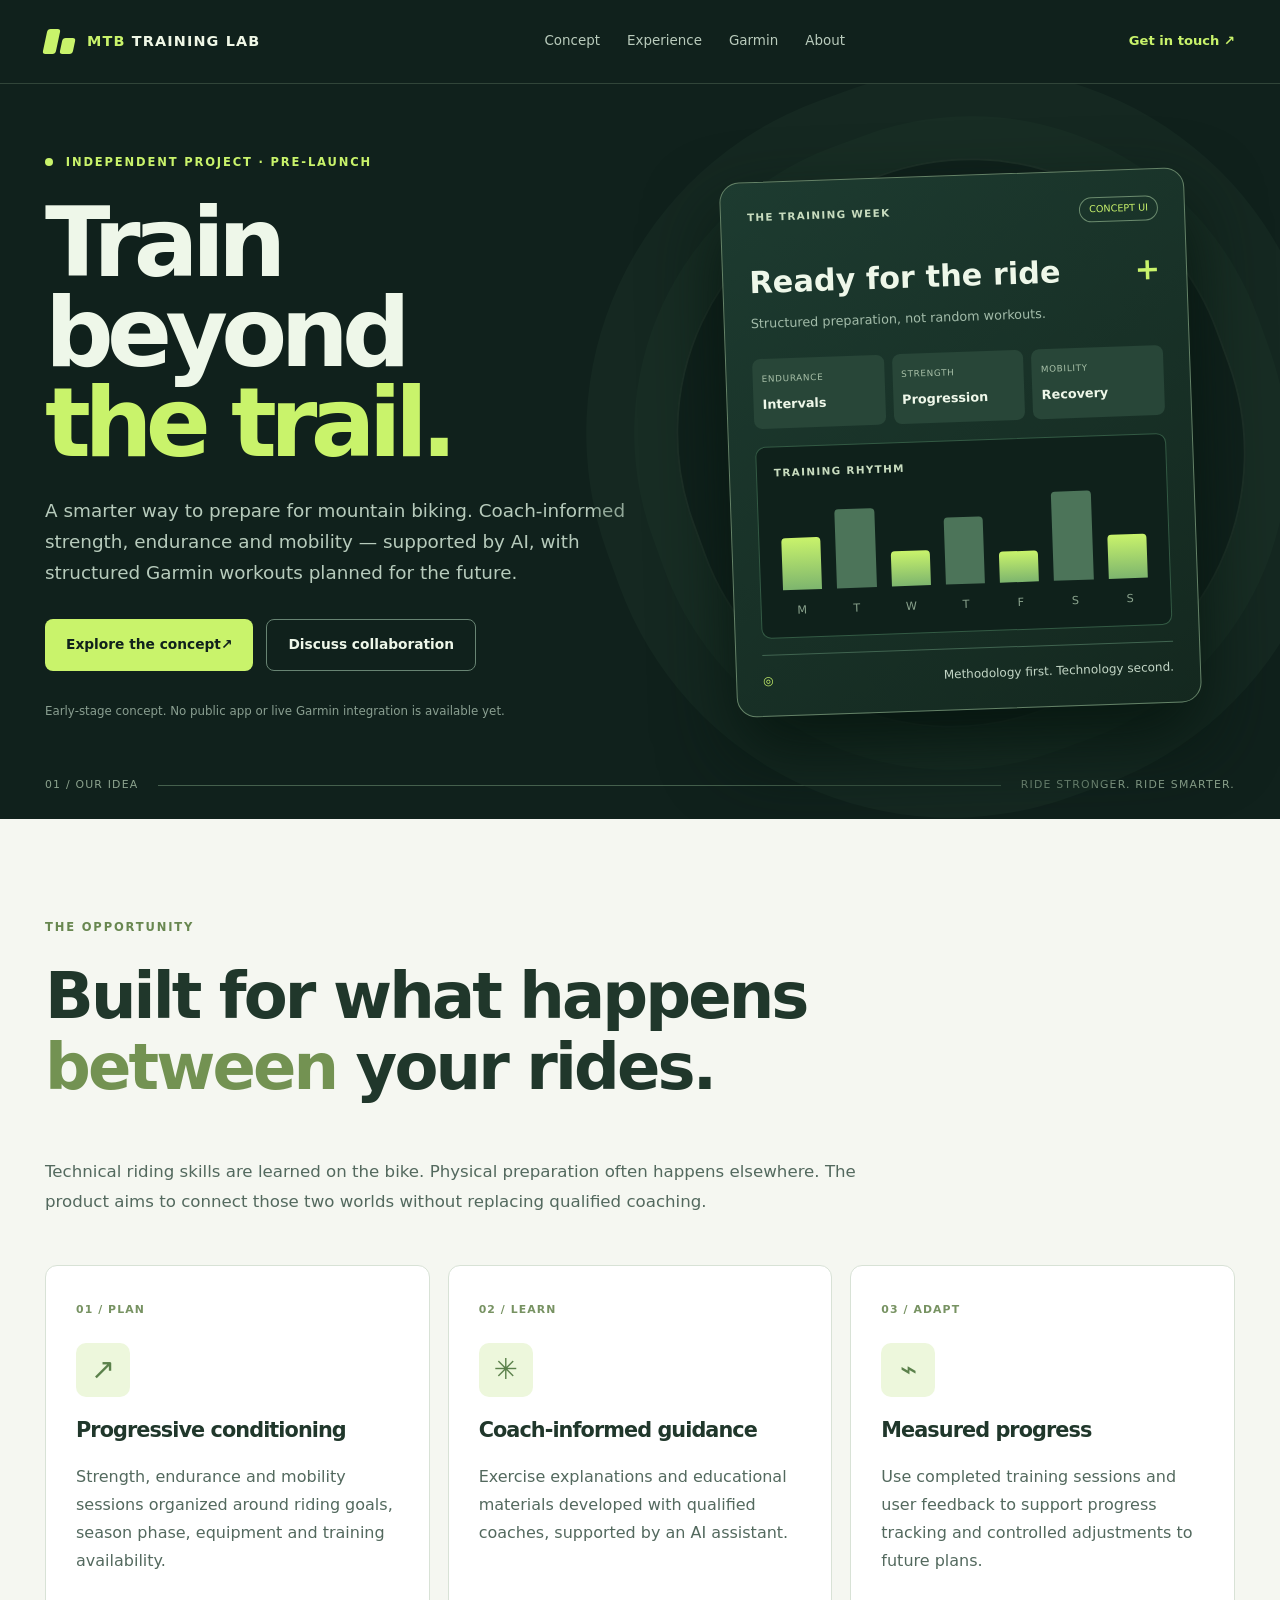
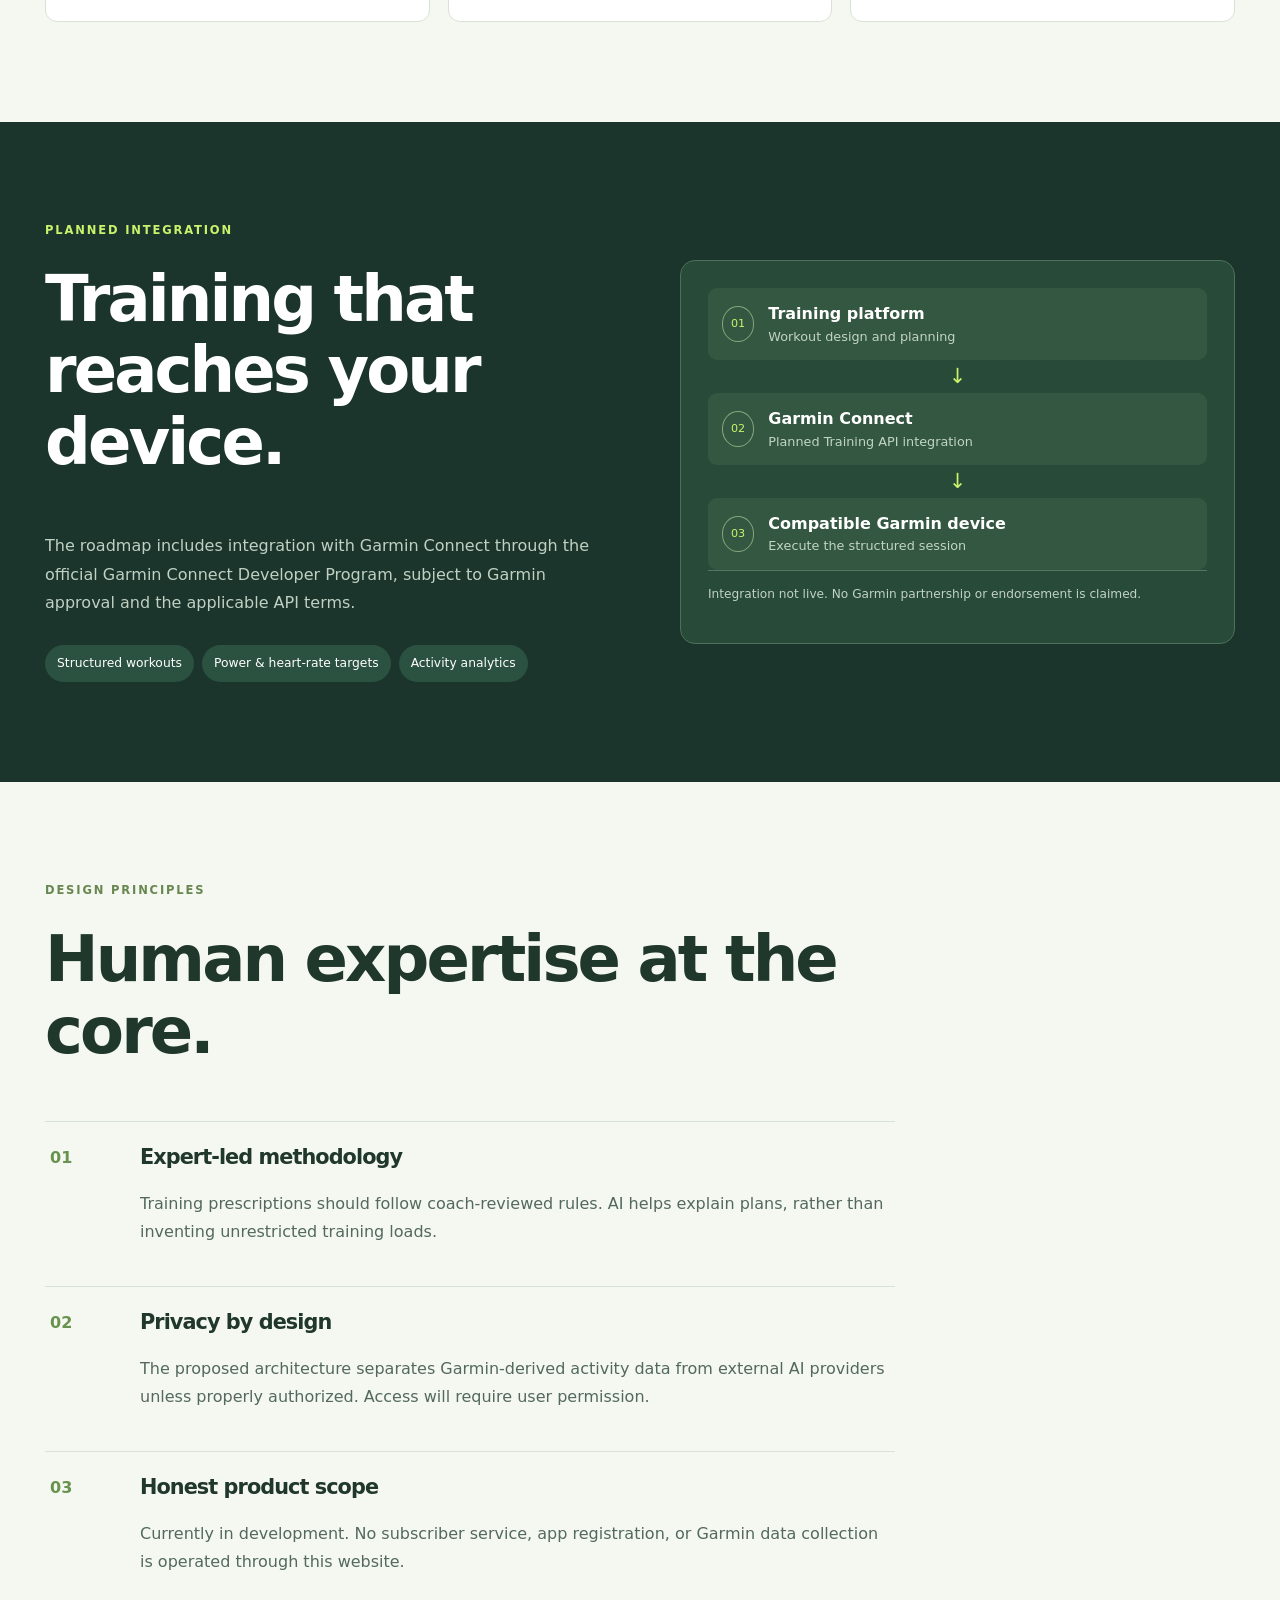
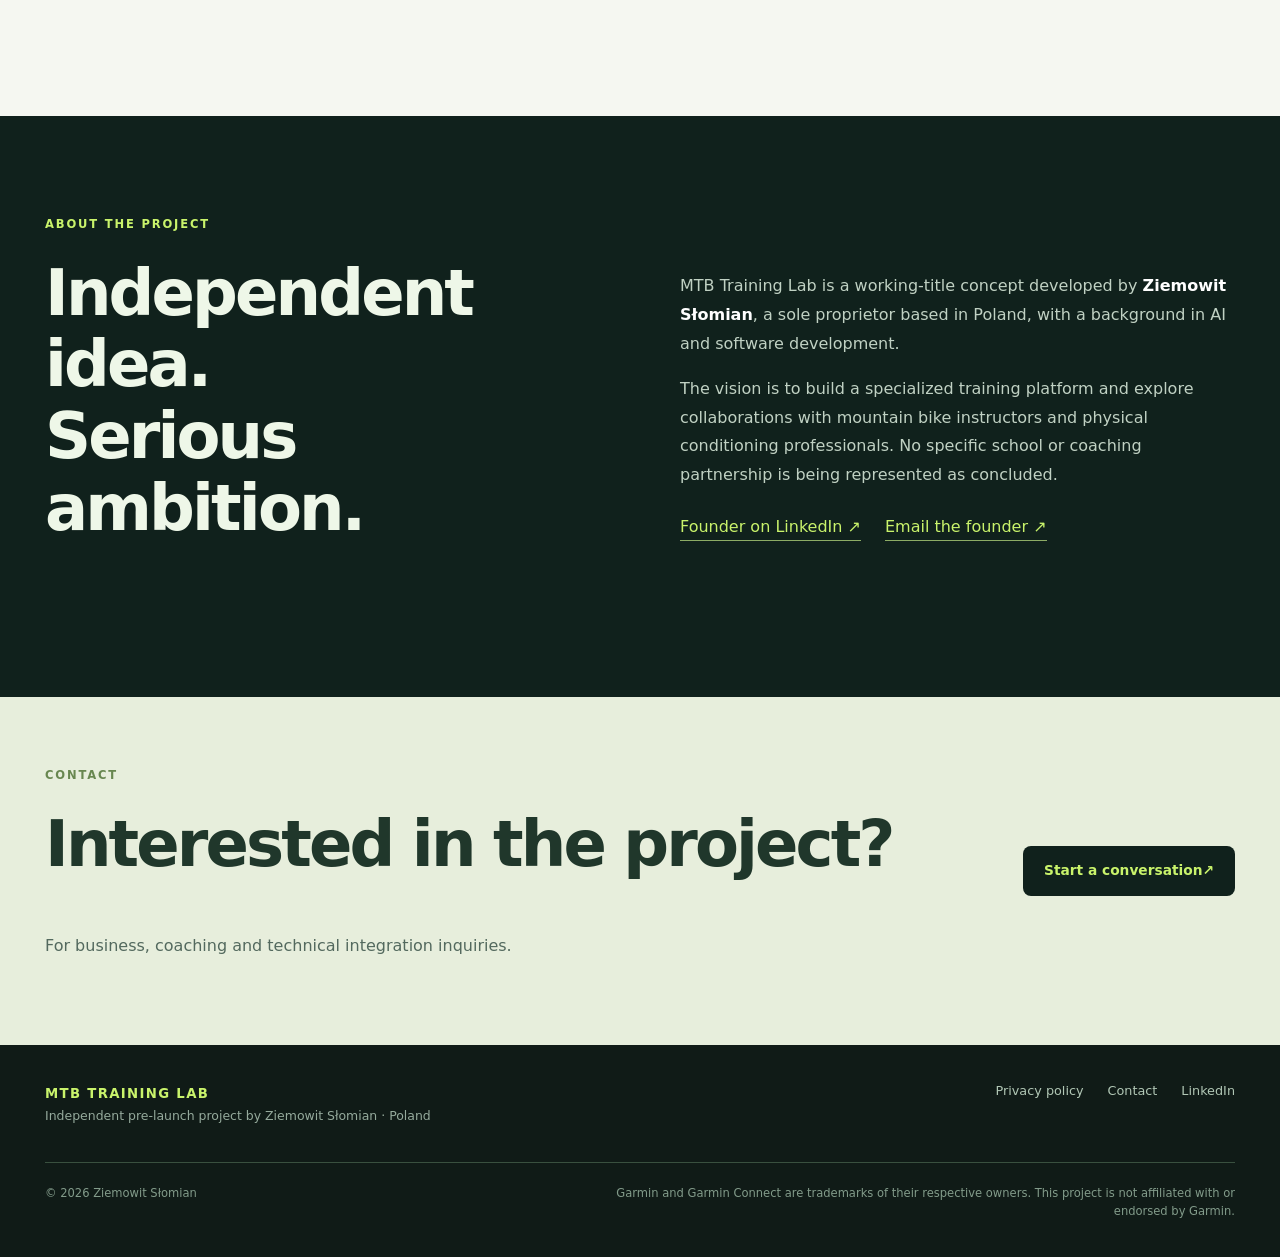
<file: index.html>
<!doctype html>
<html lang="en">
<head>
  <meta charset="utf-8">
  <meta name="viewport" content="width=device-width, initial-scale=1">
  <meta name="theme-color" content="#101e1c">
  <meta name="description" content="An independent, pre-launch AI-assisted training concept for mountain bikers, combining coach-led methodology, strength, endurance, and planned Garmin workout integration.">
  <meta property="og:type" content="website">
  <meta property="og:title" content="MTB Training Lab — Train beyond the trail">
  <meta property="og:description" content="Coach-led mountain bike conditioning, AI-assisted planning and planned Garmin training integration. Independent pre-launch project by Ziemowit Słomian.">
  <title>MTB Training Lab — Train beyond the trail</title>
  <link rel="icon" type="image/svg+xml" href="assets/favicon.svg">
  <link rel="stylesheet" href="assets/styles.css">
</head>
<body>
  <a class="skip-link" href="#main">Skip to content</a>
  <header class="site-header">
    <div class="container nav-bar">
      <a class="brand" href="index.html" aria-label="MTB Training Lab home">
        <span class="brand-symbol" aria-hidden="true"><span></span><span></span></span>
        <span><strong>MTB</strong> TRAINING LAB</span>
      </a>
      <nav class="nav-links" aria-label="Main navigation">
        <a href="#concept">Concept</a>
        <a href="#experience">Experience</a>
        <a href="#integration">Garmin</a>
        <a href="#about">About</a>
      </nav>
      <a class="nav-contact" href="mailto:zslomian@gmail.com?subject=MTB%20Training%20Lab%20inquiry">Get in touch <span aria-hidden="true">↗</span></a>
    </div>
  </header>

  <main id="main">
    <section class="hero" id="concept">
      <div class="container hero-grid">
        <div class="hero-copy">
          <p class="eyebrow"><span class="status-dot" aria-hidden="true"></span> Independent project · Pre-launch</p>
          <h1>Train beyond<br><span>the trail.</span></h1>
          <p class="lead">A smarter way to prepare for mountain biking. Coach-informed strength, endurance and mobility — supported by AI, with structured Garmin workouts planned for the future.</p>
          <div class="hero-actions">
            <a class="button button-primary" href="#experience">Explore the concept <span aria-hidden="true">↗</span></a>
            <a class="button button-outline" href="mailto:zslomian@gmail.com?subject=MTB%20Training%20Lab%20collaboration">Discuss collaboration</a>
          </div>
          <p class="hero-disclaimer">Early-stage concept. No public app or live Garmin integration is available yet.</p>
        </div>
        <div class="hero-art" aria-label="Illustration of a possible mountain biking training plan">
          <div class="contour contour-one" aria-hidden="true"></div>
          <div class="contour contour-two" aria-hidden="true"></div>
          <div class="dashboard" role="img" aria-label="Illustrative weekly plan combining MTB endurance intervals, strength and mobility sessions">
            <div class="dashboard-top"><span class="dashboard-kicker">THE TRAINING WEEK</span><span class="tiny-pill">CONCEPT UI</span></div>
            <div class="dashboard-heading">Ready for the ride<span class="plus">+</span></div>
            <div class="dashboard-subheading">Structured preparation, not random workouts.</div>
            <div class="mini-metrics">
              <div><span>ENDURANCE</span><strong>Intervals</strong></div>
              <div><span>STRENGTH</span><strong>Progression</strong></div>
              <div><span>MOBILITY</span><strong>Recovery</strong></div>
            </div>
            <div class="week-visual" aria-hidden="true">
              <span class="week-label">TRAINING RHYTHM</span>
              <div class="week-bars">
                <i class="bar bar-1"></i><i class="bar bar-2"></i><i class="bar bar-3"></i><i class="bar bar-4"></i><i class="bar bar-5"></i><i class="bar bar-6"></i><i class="bar bar-7"></i>
              </div>
              <div class="days"><span>M</span><span>T</span><span>W</span><span>T</span><span>F</span><span>S</span><span>S</span></div>
            </div>
            <div class="dashboard-footer"><span class="signal" aria-hidden="true">◎</span> Methodology first. Technology second.</div>
          </div>
          <p class="art-caption">Illustrative interface concept · No real user data</p>
        </div>
      </div>
      <div class="container hero-footer"><span>01 / OUR IDEA</span><span class="line"></span><span>RIDE STRONGER. RIDE SMARTER.</span></div>
    </section>

    <section class="section section-light" id="experience">
      <div class="container">
        <div class="section-intro"><p class="section-label">THE OPPORTUNITY</p><h2>Built for what happens<br><em>between</em> your rides.</h2><p>Technical riding skills are learned on the bike. Physical preparation often happens elsewhere. The product aims to connect those two worlds without replacing qualified coaching.</p></div>
        <div class="feature-grid">
          <article class="feature-card"><span class="feature-index">01 / PLAN</span><div class="feature-icon">↗</div><h3>Progressive conditioning</h3><p>Strength, endurance and mobility sessions organized around riding goals, season phase, equipment and training availability.</p></article>
          <article class="feature-card"><span class="feature-index">02 / LEARN</span><div class="feature-icon">✳</div><h3>Coach-informed guidance</h3><p>Exercise explanations and educational materials developed with qualified coaches, supported by an AI assistant.</p></article>
          <article class="feature-card"><span class="feature-index">03 / ADAPT</span><div class="feature-icon">⌁</div><h3>Measured progress</h3><p>Use completed training sessions and user feedback to support progress tracking and controlled adjustments to future plans.</p></article>
        </div>
      </div>
    </section>

    <section class="section section-green" id="integration">
      <div class="container integration-grid">
        <div>
          <p class="section-label label-green">PLANNED INTEGRATION</p>
          <h2>Training that reaches your device.</h2>
          <p class="integration-lead">The roadmap includes integration with Garmin Connect through the official Garmin Connect Developer Program, subject to Garmin approval and the applicable API terms.</p>
          <div class="integration-tags"><span>Structured workouts</span><span>Power &amp; heart-rate targets</span><span>Activity analytics</span></div>
        </div>
        <div class="flow-card" aria-label="Proposed workout data flow">
          <div class="flow-node"><span class="flow-node-icon">01</span><div><strong>Training platform</strong><span>Workout design and planning</span></div></div>
          <div class="flow-connection" aria-hidden="true">↓</div>
          <div class="flow-node"><span class="flow-node-icon">02</span><div><strong>Garmin Connect</strong><span>Planned Training API integration</span></div></div>
          <div class="flow-connection" aria-hidden="true">↓</div>
          <div class="flow-node"><span class="flow-node-icon">03</span><div><strong>Compatible Garmin device</strong><span>Execute the structured session</span></div></div>
          <p class="flow-note">Integration not live. No Garmin partnership or endorsement is claimed.</p>
        </div>
      </div>
    </section>

    <section class="section section-light" id="principles">
      <div class="container">
        <div class="section-intro narrow"><p class="section-label">DESIGN PRINCIPLES</p><h2>Human expertise at the core.</h2></div>
        <div class="principles">
          <div class="principle"><span>01</span><div><h3>Expert-led methodology</h3><p>Training prescriptions should follow coach-reviewed rules. AI helps explain plans, rather than inventing unrestricted training loads.</p></div></div>
          <div class="principle"><span>02</span><div><h3>Privacy by design</h3><p>The proposed architecture separates Garmin-derived activity data from external AI providers unless properly authorized. Access will require user permission.</p></div></div>
          <div class="principle"><span>03</span><div><h3>Honest product scope</h3><p>Currently in development. No subscriber service, app registration, or Garmin data collection is operated through this website.</p></div></div>
        </div>
      </div>
    </section>

    <section class="section section-about" id="about">
      <div class="container about-grid">
        <div><p class="section-label label-green">ABOUT THE PROJECT</p><h2>Independent idea.<br>Serious ambition.</h2></div>
        <div class="about-content"><p>MTB Training Lab is a working-title concept developed by <strong>Ziemowit Słomian</strong>, a sole proprietor based in Poland, with a background in AI and software development.</p><p>The vision is to build a specialized training platform and explore collaborations with mountain bike instructors and physical conditioning professionals. No specific school or coaching partnership is being represented as concluded.</p>
          <div class="about-links"><a href="https://pl.linkedin.com/in/ziemowit-s%C5%82omian-8b9178b7" target="_blank" rel="noopener noreferrer">Founder on LinkedIn <span aria-hidden="true">↗</span></a><a href="mailto:zslomian@gmail.com?subject=MTB%20Training%20Lab%20inquiry">Email the founder <span aria-hidden="true">↗</span></a></div>
        </div>
      </div>
    </section>

    <section class="contact-section"><div class="container contact-row"><div><p class="section-label">CONTACT</p><h2>Interested in the project?</h2><p>For business, coaching and technical integration inquiries.</p></div><a class="button button-primary" href="mailto:zslomian@gmail.com?subject=MTB%20Training%20Lab%20inquiry">Start a conversation <span aria-hidden="true">↗</span></a></div></section>
  </main>
  <footer class="site-footer"><div class="container footer-row"><div><span class="footer-brand">MTB TRAINING LAB</span><p>Independent pre-launch project by Ziemowit Słomian · Poland</p></div><div class="footer-links"><a href="privacy.html">Privacy policy</a><a href="mailto:zslomian@gmail.com">Contact</a><a href="https://pl.linkedin.com/in/ziemowit-s%C5%82omian-8b9178b7" target="_blank" rel="noopener noreferrer">LinkedIn</a></div></div><div class="container footer-bottom"><span>© 2026 Ziemowit Słomian</span><span>Garmin and Garmin Connect are trademarks of their respective owners. This project is not affiliated with or endorsed by Garmin.</span></div></footer>
</body>
</html>
</file>
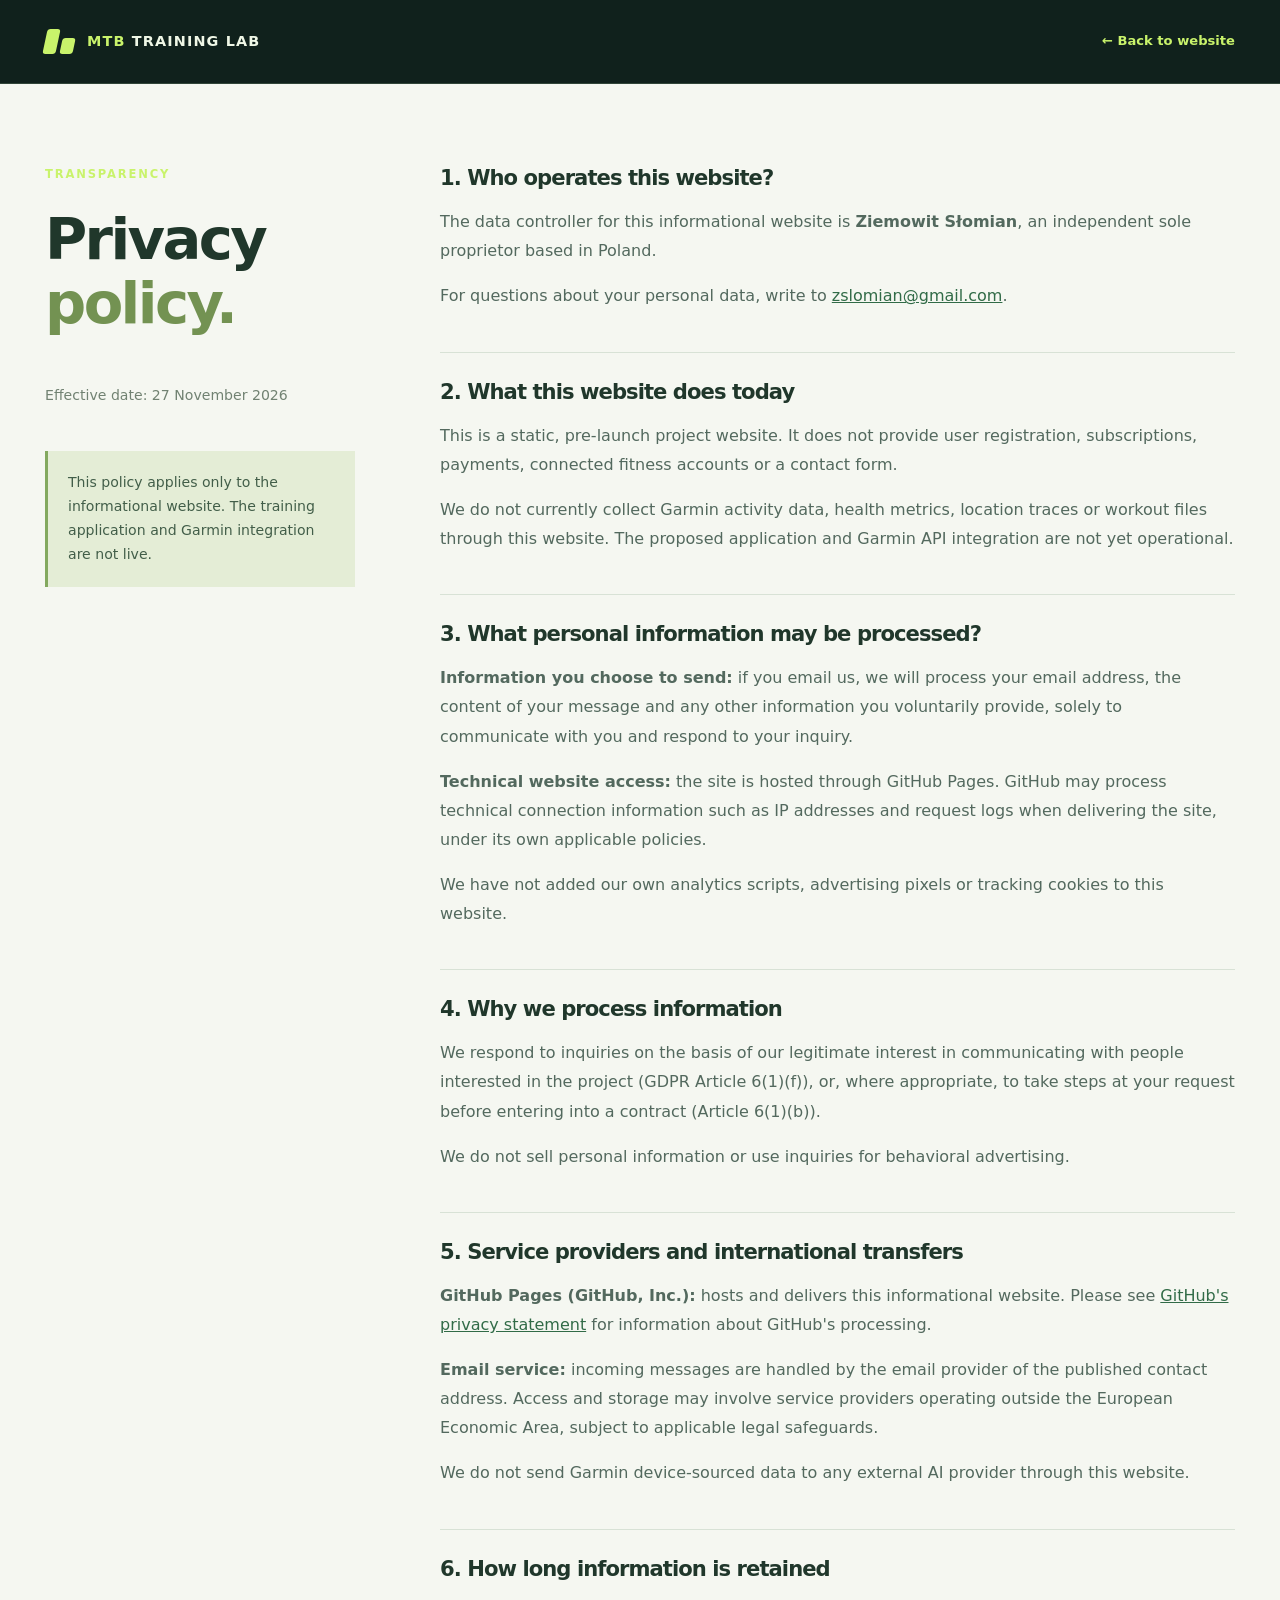
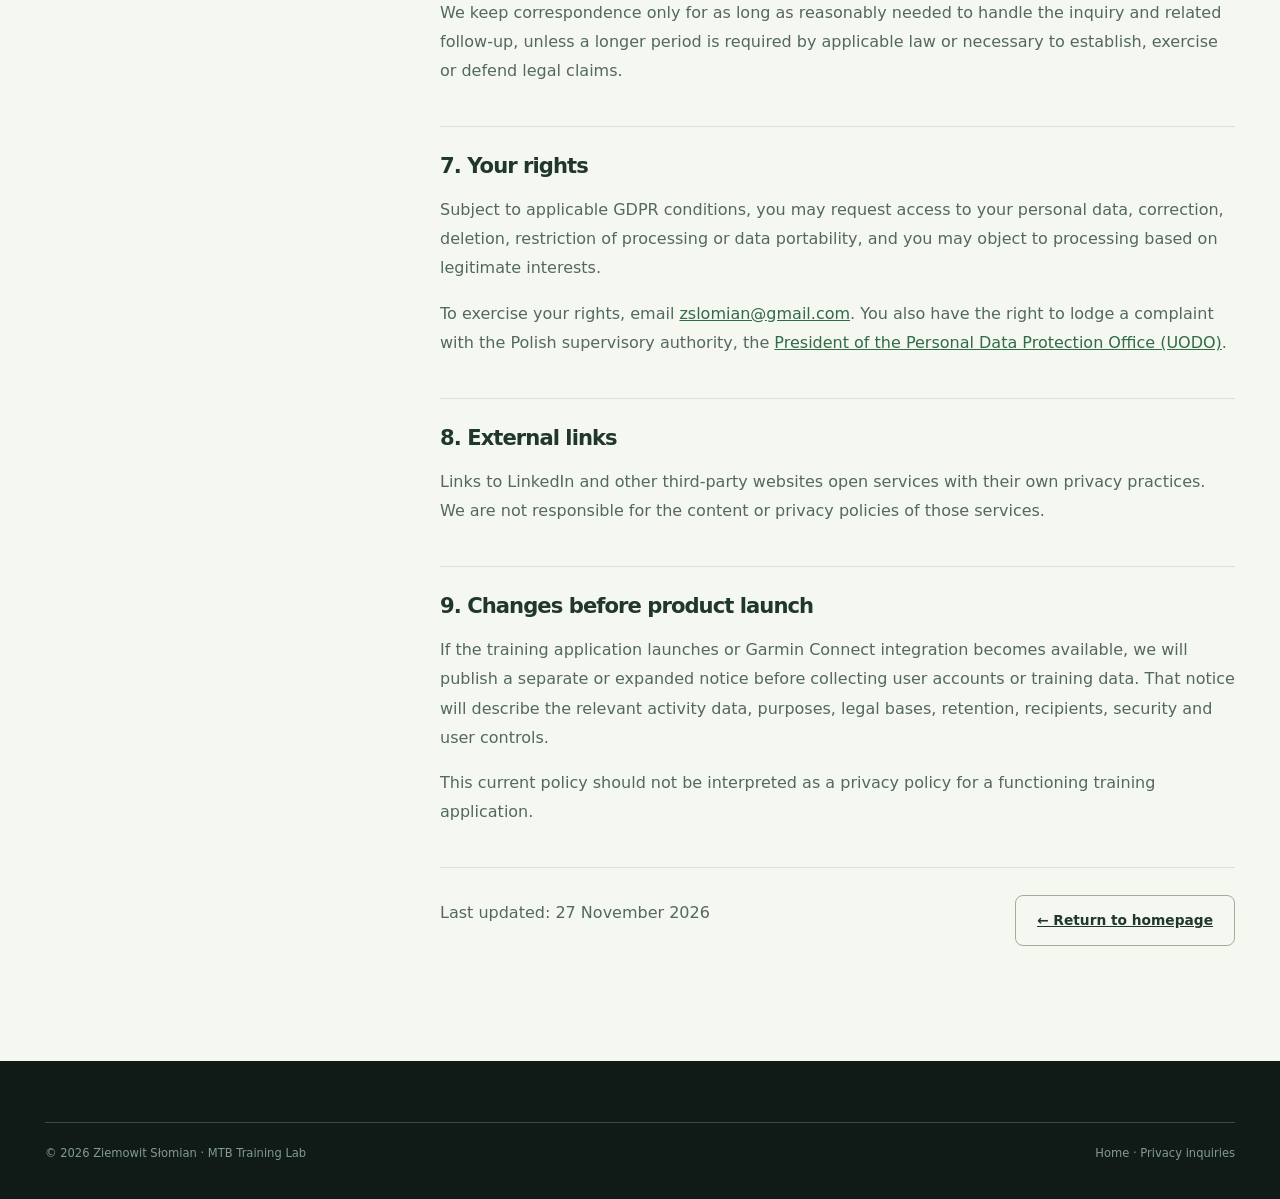
<file: privacy.html>
<!doctype html>
<html lang="en">
<head>
  <meta charset="utf-8">
  <meta name="viewport" content="width=device-width, initial-scale=1">
  <meta name="theme-color" content="#101e1c">
  <meta name="description" content="Privacy policy for the MTB Training Lab pre-launch informational website operated by Ziemowit Słomian.">
  <title>Privacy Policy — MTB Training Lab</title>
  <link rel="icon" type="image/svg+xml" href="assets/favicon.svg">
  <link rel="stylesheet" href="assets/styles.css">
</head>
<body class="privacy-page">
  <a class="skip-link" href="#main">Skip to content</a>
  <header class="site-header">
    <div class="container nav-bar"><a class="brand" href="index.html" aria-label="MTB Training Lab home"><span class="brand-symbol" aria-hidden="true"><span></span><span></span></span><span><strong>MTB</strong> TRAINING LAB</span></a><a class="nav-contact" href="index.html">← Back to website</a></div>
  </header>
  <main id="main" class="policy-main"><div class="container policy-layout"><aside class="policy-sidebar"><p class="section-label label-green">TRANSPARENCY</p><h1>Privacy<br><span>policy.</span></h1><p class="policy-date">Effective date: 27 November 2026</p><div class="policy-sidebar-note">This policy applies only to the informational website. The training application and Garmin integration are not live.</div></aside><article class="policy-article">
    <section><h2>1. Who operates this website?</h2><p>The data controller for this informational website is <strong>Ziemowit Słomian</strong>, an independent sole proprietor based in Poland.</p><p>For questions about your personal data, write to <a href="mailto:zslomian@gmail.com">zslomian@gmail.com</a>.</p></section>
    <section><h2>2. What this website does today</h2><p>This is a static, pre-launch project website. It does not provide user registration, subscriptions, payments, connected fitness accounts or a contact form.</p><p>We do not currently collect Garmin activity data, health metrics, location traces or workout files through this website. The proposed application and Garmin API integration are not yet operational.</p></section>
    <section><h2>3. What personal information may be processed?</h2><p><strong>Information you choose to send:</strong> if you email us, we will process your email address, the content of your message and any other information you voluntarily provide, solely to communicate with you and respond to your inquiry.</p><p><strong>Technical website access:</strong> the site is hosted through GitHub Pages. GitHub may process technical connection information such as IP addresses and request logs when delivering the site, under its own applicable policies.</p><p>We have not added our own analytics scripts, advertising pixels or tracking cookies to this website.</p></section>
    <section><h2>4. Why we process information</h2><p>We respond to inquiries on the basis of our legitimate interest in communicating with people interested in the project (GDPR Article 6(1)(f)), or, where appropriate, to take steps at your request before entering into a contract (Article 6(1)(b)).</p><p>We do not sell personal information or use inquiries for behavioral advertising.</p></section>
    <section><h2>5. Service providers and international transfers</h2><p><strong>GitHub Pages (GitHub, Inc.):</strong> hosts and delivers this informational website. Please see <a href="https://docs.github.com/en/site-policy/privacy-policies/github-general-privacy-statement" target="_blank" rel="noopener noreferrer">GitHub's privacy statement</a> for information about GitHub's processing.</p><p><strong>Email service:</strong> incoming messages are handled by the email provider of the published contact address. Access and storage may involve service providers operating outside the European Economic Area, subject to applicable legal safeguards.</p><p>We do not send Garmin device-sourced data to any external AI provider through this website.</p></section>
    <section><h2>6. How long information is retained</h2><p>We keep correspondence only for as long as reasonably needed to handle the inquiry and related follow-up, unless a longer period is required by applicable law or necessary to establish, exercise or defend legal claims.</p></section>
    <section><h2>7. Your rights</h2><p>Subject to applicable GDPR conditions, you may request access to your personal data, correction, deletion, restriction of processing or data portability, and you may object to processing based on legitimate interests.</p><p>To exercise your rights, email <a href="mailto:zslomian@gmail.com">zslomian@gmail.com</a>. You also have the right to lodge a complaint with the Polish supervisory authority, the <a href="https://uodo.gov.pl/en" target="_blank" rel="noopener noreferrer">President of the Personal Data Protection Office (UODO)</a>.</p></section>
    <section><h2>8. External links</h2><p>Links to LinkedIn and other third-party websites open services with their own privacy practices. We are not responsible for the content or privacy policies of those services.</p></section>
    <section><h2>9. Changes before product launch</h2><p>If the training application launches or Garmin Connect integration becomes available, we will publish a separate or expanded notice before collecting user accounts or training data. That notice will describe the relevant activity data, purposes, legal bases, retention, recipients, security and user controls.</p><p>This current policy should not be interpreted as a privacy policy for a functioning training application.</p></section>
    <div class="policy-end"><p>Last updated: 27 November 2026</p><a class="button button-outline" href="index.html">← Return to homepage</a></div>
  </article></div></main>
  <footer class="site-footer"><div class="container footer-bottom"><span>© 2026 Ziemowit Słomian · MTB Training Lab</span><span><a href="index.html">Home</a> · <a href="mailto:zslomian@gmail.com">Privacy inquiries</a></span></div></footer>
</body>
</html>
</file>
<file: assets/styles.css>
:root{--dark:#10211c;--ink:#20372b;--muted:#53695e;--paper:#f5f7f1;--lime:#c9f36b;--line:#d8e2d6;--container:1190px}*{box-sizing:border-box}html{scroll-behavior:smooth}body{margin:0;background:var(--paper);color:var(--ink);font:16px/1.55 system-ui,-apple-system,BlinkMacSystemFont,"Segoe UI",Arial,sans-serif}a{color:inherit;text-decoration:none}h1,h2,h3,p{margin-top:0}h1,h2,h3{line-height:1.12;letter-spacing:-.045em}h2{font-size:clamp(2.6rem,5vw,4.2rem)}h3{font-size:1.3rem}.container{width:min(calc(100% - 60px),var(--container));margin:auto}.skip-link{position:absolute;left:-999px;top:5px;background:#fff;color:#111;padding:10px;z-index:10}.skip-link:focus{left:8px}.site-header{background:var(--dark);color:#eff7e6;border-bottom:1px solid #314539}.nav-bar{min-height:83px;display:flex;align-items:center;gap:30px;justify-content:space-between}.brand{display:flex;align-items:center;gap:12px;font-weight:720;letter-spacing:.08em;font-size:.9rem;white-space:nowrap}.brand strong{color:var(--lime)}.brand-symbol{display:inline-flex;gap:4px;align-items:flex-end;transform:skew(-12deg)}.brand-symbol span{display:block;width:13px;height:25px;background:var(--lime);border-radius:3px}.brand-symbol span:last-child{height:16px}.nav-links{display:flex;gap:27px;align-items:center;color:#b9cbbc;font-size:.84rem}.nav-links a:hover,.nav-contact:hover{color:var(--lime)}.nav-contact{white-space:nowrap;color:var(--lime);font-size:.82rem;font-weight:650}.hero{background:var(--dark);color:#eef7e9;overflow:hidden}.hero-grid{display:grid;grid-template-columns:1.05fr .95fr;gap:35px;min-height:630px;align-items:center;padding:70px 0 45px}.eyebrow,.section-label{font-size:.72rem;letter-spacing:.16em;font-weight:750;text-transform:uppercase}.eyebrow{color:var(--lime)}.status-dot{display:inline-block;width:8px;height:8px;background:var(--lime);border-radius:100%;margin-right:7px}.hero h1{font-size:clamp(4rem,7.5vw,7rem);line-height:.94;letter-spacing:-.07em;margin:26px 0}.hero h1 span{color:var(--lime)}.lead{color:#b7cbbc;font-size:1.15rem;line-height:1.7;max-width:590px}.hero-actions{display:flex;flex-wrap:wrap;gap:13px;margin:31px 0}.button{display:inline-flex;align-items:center;justify-content:center;border-radius:8px;padding:14px 21px;font-weight:700;font-size:.86rem;transition:transform .18s,background .18s}.button:hover{transform:translateY(-2px)}.button-primary{background:var(--lime);color:var(--dark)}.button-outline{border:1px solid #688473;color:#eef7e9}.hero-disclaimer{color:#8a9f91;font-size:.74rem}.hero-art{min-height:490px;position:relative;display:flex;align-items:center;justify-content:center}.contour{position:absolute;border:2px solid #48624e;border-radius:47%;width:350px;height:420px;opacity:.25;transform:rotate(-20deg)}.contour-one{width:560px;height:560px;box-shadow:0 0 0 42px #31543e,0 0 0 90px #243f30}.contour-two{transform:rotate(32deg);width:280px;height:340px}.dashboard{position:relative;z-index:1;width:min(100%,465px);background:linear-gradient(145deg,#1d3b30,#14281f);border:1px solid #648267;border-radius:20px;box-shadow:0 35px 75px #071710;padding:26px;transform:rotate(-2deg)}.dashboard-top,.dashboard-footer,.dashboard-heading,.mini-metrics,.week-label,.days{display:flex;justify-content:space-between;gap:8px}.dashboard-kicker,.week-label{font-size:.65rem;letter-spacing:.13em;color:#c8dcbf;font-weight:750}.tiny-pill{border:1px solid #6a8a6d;border-radius:99px;padding:4px 9px;color:var(--lime);font-size:.6rem}.dashboard-heading{font-size:1.9rem;font-weight:750;margin:25px 0 8px}.dashboard-heading .plus{color:var(--lime)}.dashboard-subheading{color:#a2bba9;font-size:.8rem}.mini-metrics{margin:25px 0 18px}.mini-metrics div{flex:1;background:#284638;padding:14px 9px;border-radius:8px}.mini-metrics span{display:block;color:#a8c0a8;font-size:.55rem;letter-spacing:.08em}.mini-metrics strong{display:block;font-size:.8rem;margin-top:9px}.week-visual{background:#0f211b;border:1px solid #335a44;border-radius:10px;padding:17px}.week-bars{display:flex;align-items:end;height:110px;gap:15px;padding:16px 5px 0}.bar{display:block;flex:1;background:linear-gradient(var(--lime),#7db56e);border-radius:4px 4px 0 0}.bar:nth-child(even){background:#4c7459}.bar-1{height:56%}.bar-2{height:85%}.bar-3{height:38%}.bar-4{height:72%}.bar-5{height:33%}.bar-6{height:95%}.bar-7{height:47%}.days{color:#89a28c;font-size:.7rem;margin-top:12px}.days span{flex:1;text-align:center}.dashboard-footer{margin-top:16px;padding-top:16px;border-top:1px solid #406450;font-size:.75rem;color:#c4d7c7}.signal{color:var(--lime)}.art-caption{position:absolute;bottom:-1px;color:#80988a;font-size:.67rem}.hero-footer{display:flex;align-items:center;gap:20px;font-size:.68rem;letter-spacing:.11em;color:#8ca38e;padding-bottom:25px}.hero-footer .line{height:1px;background:#45604d;flex:1}.section{padding:100px 0}.section-light{background:var(--paper)}.section-label{color:#688750;margin-bottom:24px}.section-intro{max-width:825px}.section-intro h2 em{font-style:normal;color:#739252}.section-intro>p:last-child{font-size:1.04rem;line-height:1.8;color:var(--muted)}.feature-grid{display:grid;grid-template-columns:repeat(3,1fr);gap:18px;margin-top:48px}.feature-card{border:1px solid var(--line);background:#fff;border-radius:12px;padding:30px}.feature-index{color:#779262;font-weight:750;font-size:.68rem;letter-spacing:.1em}.feature-icon{font-size:1.8rem;margin:22px 0;color:#5b814b;background:#edf7dc;border-radius:10px;width:54px;height:54px;display:flex;align-items:center;justify-content:center}.feature-card p,.principle p{color:var(--muted);line-height:1.75}.section-green{background:#1b352c;color:#fff}.integration-grid,.about-grid{display:grid;grid-template-columns:1fr 1fr;gap:80px;align-items:center}.label-green{color:var(--lime)}.integration-lead,.about-content p{color:#c0d1c3;line-height:1.8}.integration-tags{display:flex;flex-wrap:wrap;gap:8px;margin-top:27px}.integration-tags span{background:#2b5140;padding:9px 12px;border-radius:20px;font-size:.77rem}.flow-card{background:#274a39;border:1px solid #50705c;padding:27px;border-radius:15px}.flow-node{background:#345741;display:flex;gap:14px;align-items:center;border-radius:9px;padding:14px}.flow-node-icon{border:1px solid #87a47c;border-radius:50%;padding:8px;font-size:.7rem;color:var(--lime)}.flow-node strong,.flow-node span:last-child{display:block}.flow-node span:last-child{font-size:.8rem;color:#c1d5c4}.flow-connection{text-align:center;color:var(--lime);font-size:1.3rem}.flow-note{color:#c2d2c4;font-size:.76rem;border-top:1px solid #557563;padding-top:14px}.principles{margin-top:38px}.principle{display:grid;grid-template-columns:70px 1fr;gap:20px;padding:24px 5px;border-top:1px solid var(--line);max-width:850px}.principle>span{color:#67934f;font-weight:750}.section-about{background:var(--dark);color:#eef7e8}.about-content strong{color:#fff}.about-links{display:flex;flex-wrap:wrap;gap:24px;margin-top:25px}.about-links a{color:var(--lime);border-bottom:1px solid #8dac65}.contact-section{background:#e7eedc;padding:70px 0}.contact-row{display:flex;align-items:center;justify-content:space-between;gap:25px}.contact-row p:last-child{color:var(--muted)}.contact-row .button-primary{background:var(--dark);color:var(--lime)}.site-footer{background:#101b17;color:#b1c7b5;padding:36px 0}.footer-row,.footer-bottom{display:flex;justify-content:space-between;gap:30px}.footer-brand{color:var(--lime);font-size:.83rem;font-weight:780;letter-spacing:.1em}.footer-row p{font-size:.78rem;color:#95aa9c}.footer-links{display:flex;flex-wrap:wrap;gap:24px;font-size:.8rem}.footer-bottom{border-top:1px solid #39503f;padding-top:22px;margin-top:25px;color:#829b8a;font-size:.72rem}.footer-bottom span:last-child{text-align:right;max-width:670px}.privacy-page{background:var(--paper)}.policy-main{padding:82px 0 115px}.policy-layout{display:grid;grid-template-columns:310px 1fr;gap:85px}.policy-sidebar h1{font-size:clamp(3rem,4.5vw,4.6rem)}.policy-sidebar h1 span{color:#739252}.policy-date{color:#718272;font-size:.88rem}.policy-sidebar-note{margin-top:45px;padding:20px;background:#e4edd6;border-left:3px solid #83a95f;color:#425e49;line-height:1.7;font-size:.88rem}.policy-article section{border-bottom:1px solid var(--line);padding-bottom:25px;margin-bottom:27px}.policy-article h2{font-size:1.32rem}.policy-article p{color:#53695e;line-height:1.82}.policy-article a{color:#316b47;text-decoration:underline}.policy-end{display:flex;justify-content:space-between;align-items:center;flex-wrap:wrap;gap:15px}.policy-end .button-outline{color:var(--ink);border-color:#9eae9d}@media(max-width:900px){.nav-links{display:none}.hero-grid,.integration-grid,.about-grid{grid-template-columns:1fr;gap:35px}.hero-grid{padding-top:65px}.hero-art{min-height:450px}.feature-grid{grid-template-columns:1fr}.policy-layout{grid-template-columns:1fr;gap:30px}.policy-sidebar-note{margin-top:20px}.section{padding:75px 0}}@media(max-width:520px){.container{width:calc(100% - 36px)}.nav-bar{min-height:73px}.brand{font-size:.72rem;letter-spacing:.02em}.nav-contact{font-size:.73rem}.hero h1{font-size:clamp(3.2rem,15vw,4.4rem)}.hero-grid{padding-top:48px}.hero-art{min-height:390px}.dashboard{padding:19px;transform:rotate(-1deg)}.dashboard-heading{font-size:1.5rem}.mini-metrics strong{font-size:.65rem}.mini-metrics span{font-size:.49rem}.hero-actions{flex-direction:column}.button{width:100%}.section{padding:58px 0}.contact-row,.footer-row,.footer-bottom{flex-direction:column;align-items:flex-start}.footer-bottom span:last-child{text-align:left}.principle{grid-template-columns:35px 1fr;gap:12px}.policy-main{padding:55px 0}.policy-sidebar h1{font-size:3.5rem}}@media(prefers-reduced-motion:reduce){html{scroll-behavior:auto}*,*:before,*:after{transition:none!important}}
</file>
